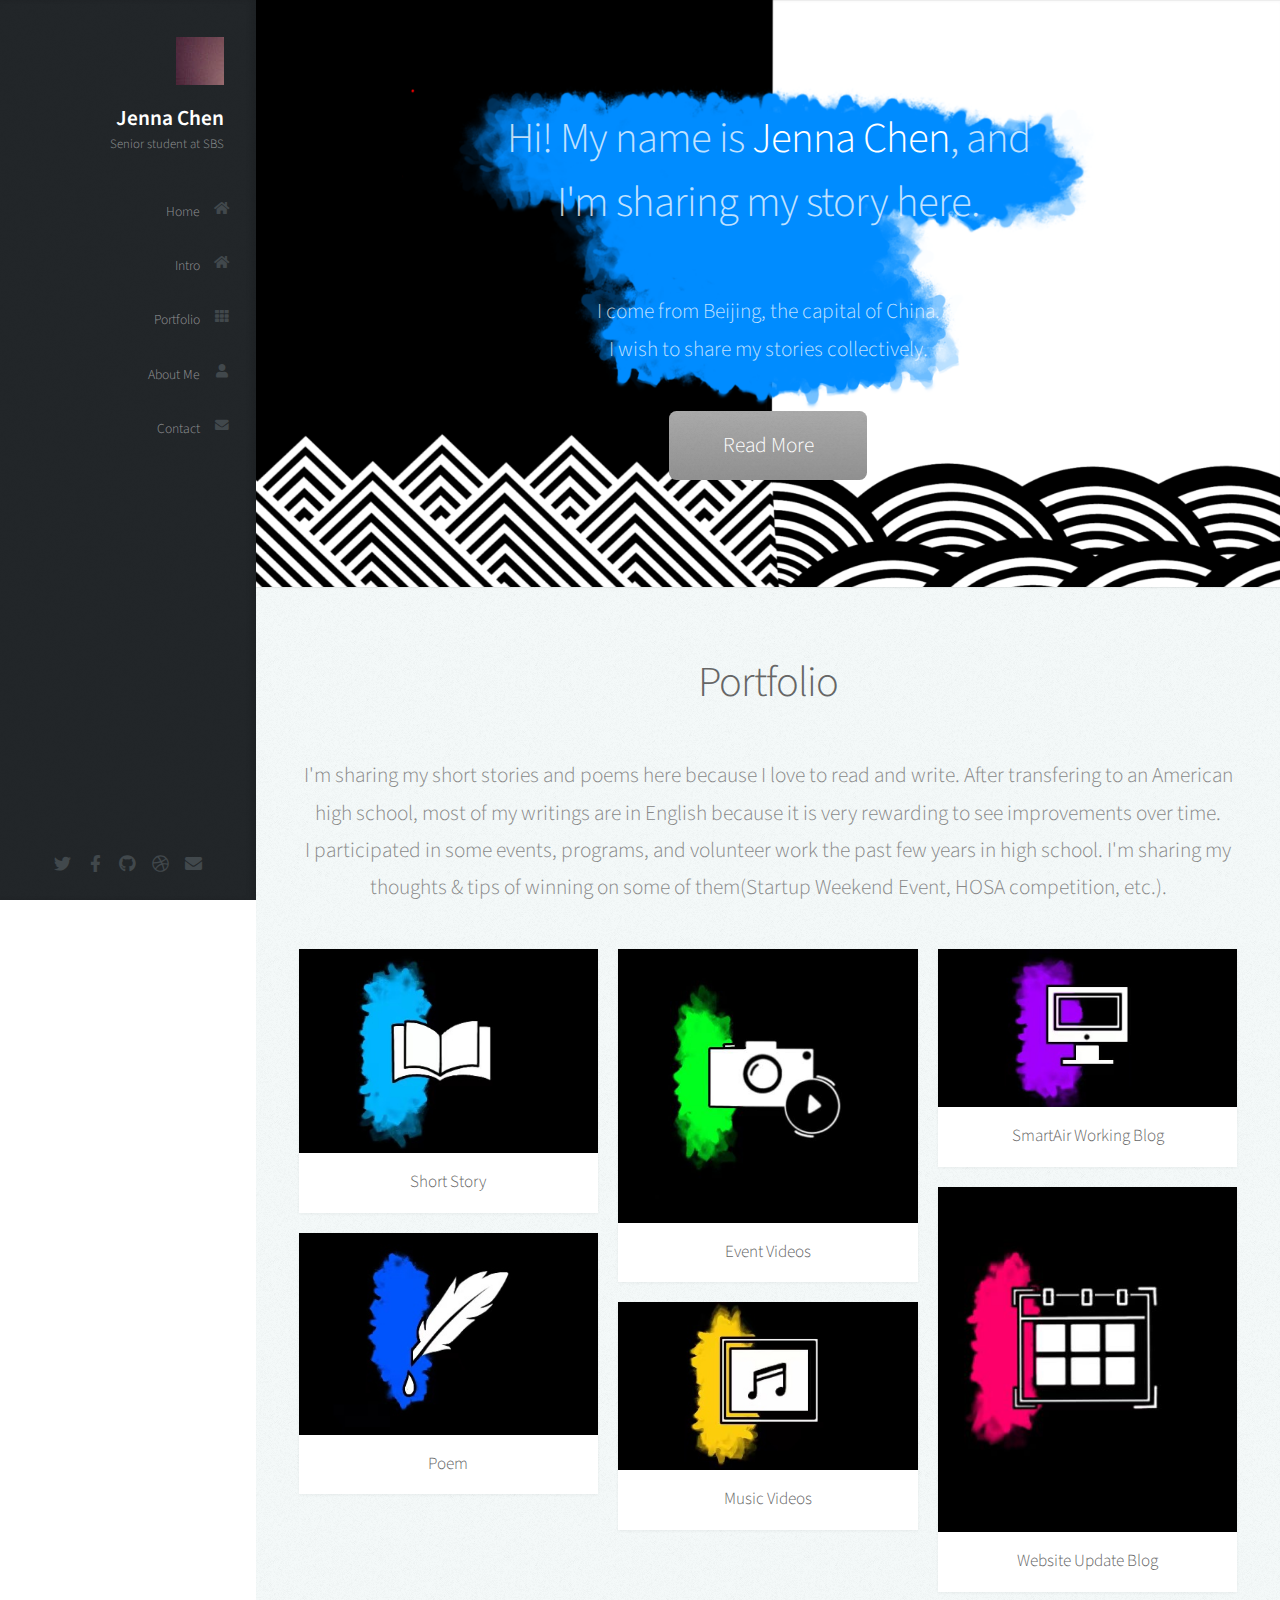
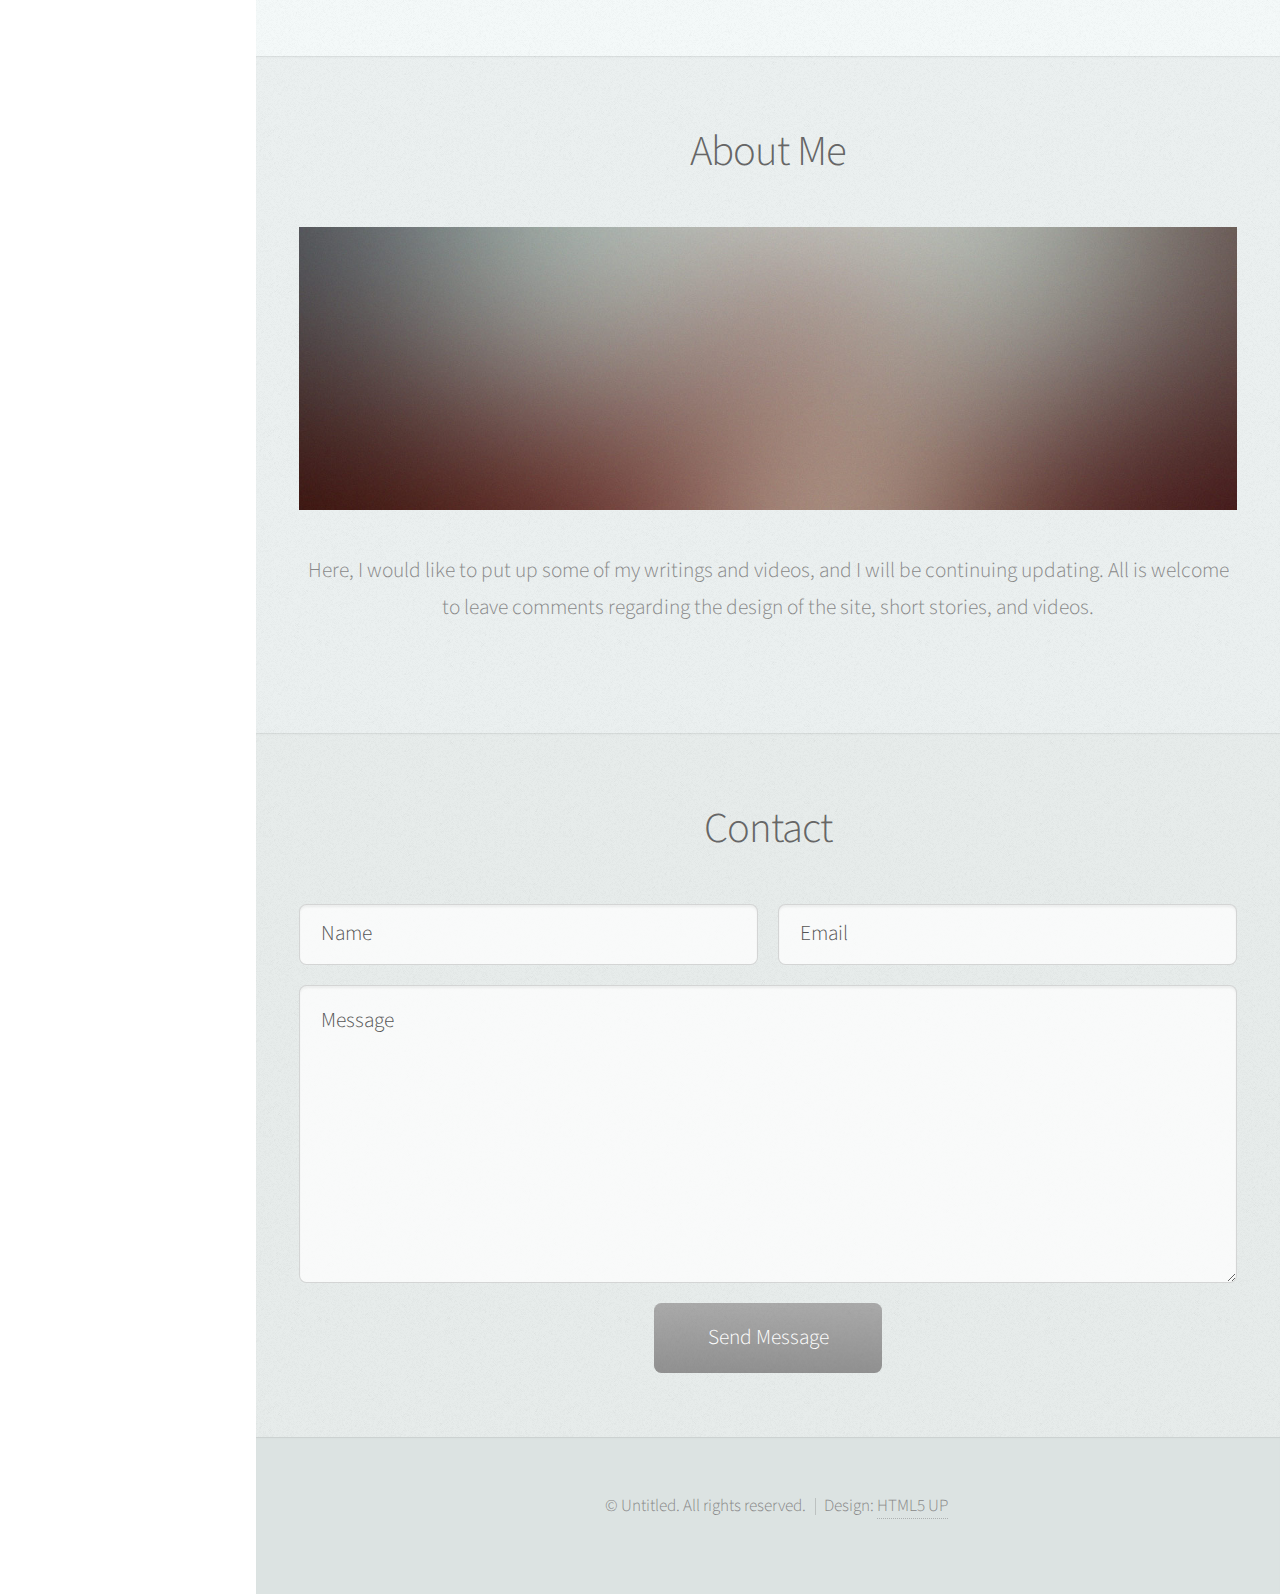
<file: inde.html>
<!DOCTYPE HTML>
<!--
	Prologue by HTML5 UP
	html5up.net | @ajlkn
	Free for personal and commercial use under the CCA 3.0 license (html5up.net/license)
-->
<html>
	<head>
		<title>Prologue by HTML5 UP</title>
		<meta charset="utf-8" />
		<meta name="viewport" content="width=device-width, initial-scale=1, user-scalable=no" />
		<link rel="stylesheet" href="assets/css/main.css" />
        <style>
        .submenu{
    font-size:13pt;
    display:none;
    animation: slidedown 1s 1;
}

@keyframes slidedown{
    from{
       opacity: 0;
    }to{
       opacity: 1;
    }
}
.drop:hover .submenu{
    display:block;
}
        </style>
	</head>
	<body class="is-preload">

		<!-- Header -->
			<div id="header">

				<div class="top">

					<!-- Logo -->
						<div id="logo">
							<span class="image avatar48"><img src="images/avatar.jpg" alt="" /></span>
							<h1 id="title">Jenna Chen</h1>
							<p>Senior student at SBS</p>
						</div>

					<!-- Nav -->
						<nav id="nav">
							<ul>
                                <li><a href="/../../portfolio/index.html" id="top-link"><span class="icon solid fa-home">Home</span></a></li>
								<li><a href="#top" id="top-link"><span class="icon solid fa-home">Intro</span></a></li>
                                <li><div class="drop"><a href="#portfolio" id="portfolio-link"><span class="icon solid fa-th">Portfolio<br>
                                  <div class="submenu">
                                      <a href="ShortStory/shortstory.html">Short Story</a>
                                        <a href="Poem/poem.html">Poem</a>
                                        <a href="EventVideos/eventvideos.html">Event Videos</a>
                                        <a href="index.html">SmartAir Working Blog</a>
                                        <a href="index.html">Music Videos</a>
                                           <a href="index.html">Website Update Blog</a></div>
                                    </span></a></div>
                                </li>
                                
								<li><a href="#about" id="about-link"><span class="icon solid fa-user">About Me</span></a></li>
								<li><a href="#contact" id="contact-link"><span class="icon solid fa-envelope">Contact</span></a></li>
							</ul>
						</nav>

				</div>

				<div class="bottom">

					<!-- Social Icons -->
						<ul class="icons">
							<li><a href="#" class="icon brands fa-twitter"><span class="label">Twitter</span></a></li>
							<li><a href="#" class="icon brands fa-facebook-f"><span class="label">Facebook</span></a></li>
							<li><a href="#" class="icon brands fa-github"><span class="label">Github</span></a></li>
							<li><a href="#" class="icon brands fa-dribbble"><span class="label">Dribbble</span></a></li>
							<li><a href="#" class="icon solid fa-envelope"><span class="label">Email</span></a></li>
						</ul>

				</div>

			</div>

		<!-- Main -->
			<div id="main">
                
				<!-- Intro -->
					<section id="top" class="one dark cover">
						<div class="container">

							<header>
                                <h2 class="alt">Hi! My name is <strong>Jenna Chen</strong>, and <br />
								I'm sharing my story here.</h2>
								<p><br />
								I come from Beijing, the capital of China. <br>I wish to share my stories collectively.</p>
							</header>

							<footer>
								<a href="#portfolio" class="button scrolly">Read More</a>
							</footer>

						</div>
					</section>

				<!-- Portfolio -->
					<section id="portfolio" class="two">
						<div class="container">

							<header>
								<h2>Portfolio</h2>
							</header>

							<p>I'm sharing my short stories and poems here because I love to read and write. After transfering to an American high school, most of my writings are in English because it is very rewarding to see improvements over time. <br>
                            I participated in some events, programs, and volunteer work the past few years in high school. I'm sharing my thoughts & tips of winning on some of them(Startup Weekend Event, HOSA competition, etc.).</p>

							<div class="row">
								<div class="col-4 col-12-mobile">
									<article class="item">
										<a href="ShortStory/shortstory.html" class="image fit"><img src="images/shortstory.jpeg" alt="" /></a>
										<header>
											<h3>Short Story</h3>
										</header>
									</article>
									<article class="item">
										<a href="Poem/poem.html" class="image fit"><img src="images/poem.jpeg" alt="" /></a>
										<header>
											<h3>Poem</h3>
										</header>
									</article>
								</div>
								<div class="col-4 col-12-mobile">
									<article class="item">
										<a href="EventVideos/eventvideos.html" class="image fit"><img src="images/camera.jpeg" alt="" /></a>
										<header>
											<h3>Event Videos</h3>
										</header>
									</article>
									<article class="item">
										<a href="#" class="image fit"><img src="images/music.jpeg" alt="" /></a>
										<header>
											<h3>Music Videos</h3>
										</header>
									</article>
								</div>
								<div class="col-4 col-12-mobile">
									<article class="item">
										<a href="#" class="image fit"><img src="images/smartairblog.jpeg" alt="" /></a>
										<header>
											<h3>SmartAir Working Blog</h3>
										</header>
									</article>
									<article class="item">
										<a href="#" class="image fit"><img src="images/websiteupdateblog.jpeg" alt="" /></a>
										<header>
											<h3>Website Update Blog</h3>
										</header>
									</article>
								</div>
							</div>

						</div>
					</section>

				<!-- About Me -->
					<section id="about" class="three">
						<div class="container">

							<header>
								<h2>About Me</h2>
							</header>

							<a href="#" class="image featured"><img src="images/pic08.jpg" alt="" /></a>

							<p> Here, I would like to put up some of my writings and videos, and I will be continuing updating. All is welcome to leave comments regarding the design of the site, short stories, and videos.</p>

						</div>
					</section>

				<!-- Contact -->
					<section id="contact" class="four">
						<div class="container">

							<header>
								<h2>Contact</h2>
							</header>

							
							<form method="post" action="#">
								<div class="row">
									<div class="col-6 col-12-mobile"><input type="text" name="name" placeholder="Name" /></div>
									<div class="col-6 col-12-mobile"><input type="text" name="email" placeholder="Email" /></div>
									<div class="col-12">
										<textarea name="message" placeholder="Message"></textarea>
									</div>
									<div class="col-12">
										<input type="submit" value="Send Message" />
									</div>
								</div>
							</form>

						</div>
					</section>

			</div>

		<!-- Footer -->
			<div id="footer">

				<!-- Copyright -->
					<ul class="copyright">
						<li>&copy; Untitled. All rights reserved.</li><li>Design: <a href="http://html5up.net">HTML5 UP</a></li>
					</ul>

			</div>

		<!-- Scripts -->
			<script src="assets/js/jquery.min.js"></script>
			<script src="assets/js/jquery.scrolly.min.js"></script>
			<script src="assets/js/jquery.scrollex.min.js"></script>
			<script src="assets/js/browser.min.js"></script>
			<script src="assets/js/breakpoints.min.js"></script>
			<script src="assets/js/util.js"></script>
			<script src="assets/js/main.js"></script>

	</body>
</html>
</file>
<file: assets/css/main.css>
@import url("fontawesome-all.min.css");
@import url("https://fonts.googleapis.com/css?family=Source+Sans+Pro:300,300italic,400,600");

/*
	Prologue by HTML5 UP
	html5up.net | @ajlkn
	Free for personal and commercial use under the CCA 3.0 license (html5up.net/license)
*/

html, body, div, span, applet, object,
iframe, h1, h2, h3, h4, h5, h6, p, blockquote,
pre, a, abbr, acronym, address, big, cite,
code, del, dfn, em, img, ins, kbd, q, s, samp,
small, strike, strong, sub, sup, tt, var, b,
u, i, center, dl, dt, dd, ol, ul, li, fieldset,
form, label, legend, table, caption, tbody,
tfoot, thead, tr, th, td, article, aside,
canvas, details, embed, figure, figcaption,
footer, header, hgroup, menu, nav, output, ruby,
section, summary, time, mark, audio, video {
	margin: 0;
	padding: 0;
	border: 0;
	font-size: 100%;
	font: inherit;
	vertical-align: baseline;}

article, aside, details, figcaption, figure,
footer, header, hgroup, menu, nav, section {
	display: block;}

body {
	line-height: 1;
}

ol, ul {
	list-style: none;
}

blockquote, q {
	quotes: none;
}

	blockquote:before, blockquote:after, q:before, q:after {
		content: '';
		content: none;
	}

table {
	border-collapse: collapse;
	border-spacing: 0;
}

body {
	-webkit-text-size-adjust: none;
}

mark {
	background-color: transparent;
	color: inherit;
}

input::-moz-focus-inner {
	border: 0;
	padding: 0;
}

input, select, textarea {
	-moz-appearance: none;
	-webkit-appearance: none;
	-ms-appearance: none;
	appearance: none;
}

/* Basic */

	html {
		box-sizing: border-box;
	}

	*, *:before, *:after {
		box-sizing: inherit;
	}

	body {
		background: #fff;
		font-family: 'Source Sans Pro', sans-serif;
		font-size: 19pt;
		font-weight: 300;
		line-height: 1.75em;
		color: #888;
	}

		body.is-preload *, body.is-preload *:before, body.is-preload *:after {
			-moz-animation: none !important;
			-webkit-animation: none !important;
			-ms-animation: none !important;
			animation: none !important;
			-moz-transition: none !important;
			-webkit-transition: none !important;
			-ms-transition: none !important;
			transition: none !important;
		}

	input, textarea, select {
		font-family: 'Source Sans Pro', sans-serif;
		font-size: 19pt;
		font-weight: 300;
		line-height: 1.75em;
		color: #888;
	}

	h1, h2, h3, h4, h5, h6 {
		font-weight: 300;
		color: #666;
		line-height: 1.5em;
	}

	h1 a, h2 a, h3 a, h4 a, h5 a, h6 a {
		color: inherit;
		text-decoration: none;
	}

		h1 a strong, h2 a strong, h3 a strong, h4 a strong, h5 a strong, h6 a strong {
			color: #333;
		}

	h2 {
		font-size: 2em;
		letter-spacing: -1px;
	}

		h2.alt {
			color: #888;
		}

			h2.alt strong {
				color: #666;
			}

	h3 {
		font-size: 1.5em;
	}

	header {
		margin: 0 0 2em 0;
	}

		header > p {
			margin: 1em 0 0 0;
		}

	footer {
		margin: 2em 0 0 0;
	}

	strong, b {
		font-weight: 300;
		color: #666;
	}

	em, i {
		font-style: italic;
	}

	a {
		text-decoration: none;
		color: inherit;
		border-bottom: dotted 1px rgba(128, 128, 128, 0.5);
		-moz-transition: color 0.35s ease-in-out, border-bottom-color 0.35s ease-in-out;
		-webkit-transition: color 0.35s ease-in-out, border-bottom-color 0.35s ease-in-out;
		-ms-transition: color 0.35s ease-in-out, border-bottom-color 0.35s ease-in-out;
		transition: color 0.35s ease-in-out, border-bottom-color 0.35s ease-in-out;
		outline: 0;
	}

		a:hover {
			color: #E27689;
			border-bottom-color: rgba(255, 255, 255, 0);
		}

	sub {
		position: relative;
		top: 0.5em;
		font-size: 0.8em;
	}

	sup {
		position: relative;
		top: -0.5em;
		font-size: 0.8em;
	}

	hr {
		border: 0;
		border-top: solid 1px #ddd;
	}

	blockquote {
		border-left: solid 0.5em #ddd;
		padding: 1em 0 1em 2em;
		font-style: italic;
	}

	p, ul, ol, dl, table {
		margin-bottom: 2em;
	}

	br.clear {
		clear: both;
	}


/* Container */

	.container {
		margin: 0 auto;
		max-width: 100%;
		width: 1400px;
	}

		@media screen and (min-width: 961px) and (max-width: 1880px) {

			.container {
				width: 1200px;
			}

		}

		@media screen and (min-width: 961px) and (max-width: 1620px) {

			.container {
				width: 960px;
			}

		}

		@media screen and (min-width: 961px) and (max-width: 1320px) {

			.container {
				width: 100%;
			}

		}

		@media screen and (max-width: 960px) {

			.container {
				width: 100%;
			}

		}

		@media screen and (max-width: 736px) {

			.container {
				width: 100%;
			}

		}

/* Row */

	.row {
		display: flex;
		flex-wrap: wrap;
		box-sizing: border-box;
		align-items: stretch;
	}

		.row > * {
			box-sizing: border-box;
		}

		.row.gtr-uniform > * > :last-child {
			margin-bottom: 0;
		}

		.row.aln-left {
			justify-content: flex-start;
		}

		.row.aln-center {
			justify-content: center;
		}

		.row.aln-right {
			justify-content: flex-end;
		}

		.row.aln-top {
			align-items: flex-start;
		}

		.row.aln-middle {
			align-items: center;
		}

		.row.aln-bottom {
			align-items: flex-end;
		}

		.row > .imp {
			order: -1;
		}

		.row > .col-1 {
			width: 8.33333%;
		}

		.row > .off-1 {
			margin-left: 8.33333%;
		}

		.row > .col-2 {
			width: 16.66667%;
		}

		.row > .off-2 {
			margin-left: 16.66667%;
		}

		.row > .col-3 {
			width: 25%;
		}

		.row > .off-3 {
			margin-left: 25%;
		}

		.row > .col-4 {
			width: 33.33333%;
		}

		.row > .off-4 {
			margin-left: 33.33333%;
		}

		.row > .col-5 {
			width: 41.66667%;
		}

		.row > .off-5 {
			margin-left: 41.66667%;
		}

		.row > .col-6 {
			width: 50%;
		}

		.row > .off-6 {
			margin-left: 50%;
		}

		.row > .col-7 {
			width: 58.33333%;
		}

		.row > .off-7 {
			margin-left: 58.33333%;
		}

		.row > .col-8 {
			width: 66.66667%;
		}

		.row > .off-8 {
			margin-left: 66.66667%;
		}

		.row > .col-9 {
			width: 75%;
		}

		.row > .off-9 {
			margin-left: 75%;
		}

		.row > .col-10 {
			width: 83.33333%;
		}

		.row > .off-10 {
			margin-left: 83.33333%;
		}

		.row > .col-11 {
			width: 91.66667%;
		}

		.row > .off-11 {
			margin-left: 91.66667%;
		}

		.row > .col-12 {
			width: 100%;
		}

		.row > .off-12 {
			margin-left: 100%;
		}

		.row.gtr-0 {
			margin-top: 0px;
			margin-left: 0px;
		}

			.row.gtr-0 > * {
				padding: 0px 0 0 0px;
			}

			.row.gtr-0.gtr-uniform {
				margin-top: 0px;
			}

				.row.gtr-0.gtr-uniform > * {
					padding-top: 0px;
				}

		.row.gtr-25 {
			margin-top: -10px;
			margin-left: -10px;
		}

			.row.gtr-25 > * {
				padding: 10px 0 0 10px;
			}

			.row.gtr-25.gtr-uniform {
				margin-top: -10px;
			}

				.row.gtr-25.gtr-uniform > * {
					padding-top: 10px;
				}

		.row.gtr-50 {
			margin-top: -20px;
			margin-left: -20px;
		}

			.row.gtr-50 > * {
				padding: 20px 0 0 20px;
			}

			.row.gtr-50.gtr-uniform {
				margin-top: -20px;
			}

				.row.gtr-50.gtr-uniform > * {
					padding-top: 20px;
				}

		.row {
			margin-top: -40px;
			margin-left: -40px;
		}

			.row > * {
				padding: 40px 0 0 40px;
			}

			.row.gtr-uniform {
				margin-top: -40px;
			}

				.row.gtr-uniform > * {
					padding-top: 40px;
				}

		.row.gtr-150 {
			margin-top: -60px;
			margin-left: -60px;
		}

			.row.gtr-150 > * {
				padding: 60px 0 0 60px;
			}

			.row.gtr-150.gtr-uniform {
				margin-top: -60px;
			}

				.row.gtr-150.gtr-uniform > * {
					padding-top: 60px;
				}

		.row.gtr-200 {
			margin-top: -80px;
			margin-left: -80px;
		}

			.row.gtr-200 > * {
				padding: 80px 0 0 80px;
			}

			.row.gtr-200.gtr-uniform {
				margin-top: -80px;
			}

				.row.gtr-200.gtr-uniform > * {
					padding-top: 80px;
				}

		@media screen and (min-width: 961px) and (max-width: 1880px) {

			.row {
				display: flex;
				flex-wrap: wrap;
				box-sizing: border-box;
				align-items: stretch;
			}

				.row > * {
					box-sizing: border-box;
				}

				.row.gtr-uniform > * > :last-child {
					margin-bottom: 0;
				}

				.row.aln-left {
					justify-content: flex-start;
				}

				.row.aln-center {
					justify-content: center;
				}

				.row.aln-right {
					justify-content: flex-end;
				}

				.row.aln-top {
					align-items: flex-start;
				}

				.row.aln-middle {
					align-items: center;
				}

				.row.aln-bottom {
					align-items: flex-end;
				}

				.row > .imp-wide {
					order: -1;
				}

				.row > .col-1-wide {
					width: 8.33333%;
				}

				.row > .off-1-wide {
					margin-left: 8.33333%;
				}

				.row > .col-2-wide {
					width: 16.66667%;
				}

				.row > .off-2-wide {
					margin-left: 16.66667%;
				}

				.row > .col-3-wide {
					width: 25%;
				}

				.row > .off-3-wide {
					margin-left: 25%;
				}

				.row > .col-4-wide {
					width: 33.33333%;
				}

				.row > .off-4-wide {
					margin-left: 33.33333%;
				}

				.row > .col-5-wide {
					width: 41.66667%;
				}

				.row > .off-5-wide {
					margin-left: 41.66667%;
				}

				.row > .col-6-wide {
					width: 50%;
				}

				.row > .off-6-wide {
					margin-left: 50%;
				}

				.row > .col-7-wide {
					width: 58.33333%;
				}

				.row > .off-7-wide {
					margin-left: 58.33333%;
				}

				.row > .col-8-wide {
					width: 66.66667%;
				}

				.row > .off-8-wide {
					margin-left: 66.66667%;
				}

				.row > .col-9-wide {
					width: 75%;
				}

				.row > .off-9-wide {
					margin-left: 75%;
				}

				.row > .col-10-wide {
					width: 83.33333%;
				}

				.row > .off-10-wide {
					margin-left: 83.33333%;
				}

				.row > .col-11-wide {
					width: 91.66667%;
				}

				.row > .off-11-wide {
					margin-left: 91.66667%;
				}

				.row > .col-12-wide {
					width: 100%;
				}

				.row > .off-12-wide {
					margin-left: 100%;
				}

				.row.gtr-0 {
					margin-top: 0px;
					margin-left: 0px;
				}

					.row.gtr-0 > * {
						padding: 0px 0 0 0px;
					}

					.row.gtr-0.gtr-uniform {
						margin-top: 0px;
					}

						.row.gtr-0.gtr-uniform > * {
							padding-top: 0px;
						}

				.row.gtr-25 {
					margin-top: -10px;
					margin-left: -10px;
				}

					.row.gtr-25 > * {
						padding: 10px 0 0 10px;
					}

					.row.gtr-25.gtr-uniform {
						margin-top: -10px;
					}

						.row.gtr-25.gtr-uniform > * {
							padding-top: 10px;
						}

				.row.gtr-50 {
					margin-top: -20px;
					margin-left: -20px;
				}

					.row.gtr-50 > * {
						padding: 20px 0 0 20px;
					}

					.row.gtr-50.gtr-uniform {
						margin-top: -20px;
					}

						.row.gtr-50.gtr-uniform > * {
							padding-top: 20px;
						}

				.row {
					margin-top: -40px;
					margin-left: -40px;
				}

					.row > * {
						padding: 40px 0 0 40px;
					}

					.row.gtr-uniform {
						margin-top: -40px;
					}

						.row.gtr-uniform > * {
							padding-top: 40px;
						}

				.row.gtr-150 {
					margin-top: -60px;
					margin-left: -60px;
				}

					.row.gtr-150 > * {
						padding: 60px 0 0 60px;
					}

					.row.gtr-150.gtr-uniform {
						margin-top: -60px;
					}

						.row.gtr-150.gtr-uniform > * {
							padding-top: 60px;
						}

				.row.gtr-200 {
					margin-top: -80px;
					margin-left: -80px;
				}

					.row.gtr-200 > * {
						padding: 80px 0 0 80px;
					}

					.row.gtr-200.gtr-uniform {
						margin-top: -80px;
					}

						.row.gtr-200.gtr-uniform > * {
							padding-top: 80px;
						}

		}

		@media screen and (min-width: 961px) and (max-width: 1620px) {

			.row {
				display: flex;
				flex-wrap: wrap;
				box-sizing: border-box;
				align-items: stretch;
			}

				.row > * {
					box-sizing: border-box;
				}

				.row.gtr-uniform > * > :last-child {
					margin-bottom: 0;
				}

				.row.aln-left {
					justify-content: flex-start;
				}

				.row.aln-center {
					justify-content: center;
				}

				.row.aln-right {
					justify-content: flex-end;
				}

				.row.aln-top {
					align-items: flex-start;
				}

				.row.aln-middle {
					align-items: center;
				}

				.row.aln-bottom {
					align-items: flex-end;
				}

				.row > .imp-normal {
					order: -1;
				}

				.row > .col-1-normal {
					width: 8.33333%;
				}

				.row > .off-1-normal {
					margin-left: 8.33333%;
				}

				.row > .col-2-normal {
					width: 16.66667%;
				}

				.row > .off-2-normal {
					margin-left: 16.66667%;
				}

				.row > .col-3-normal {
					width: 25%;
				}

				.row > .off-3-normal {
					margin-left: 25%;
				}

				.row > .col-4-normal {
					width: 33.33333%;
				}

				.row > .off-4-normal {
					margin-left: 33.33333%;
				}

				.row > .col-5-normal {
					width: 41.66667%;
				}

				.row > .off-5-normal {
					margin-left: 41.66667%;
				}

				.row > .col-6-normal {
					width: 50%;
				}

				.row > .off-6-normal {
					margin-left: 50%;
				}

				.row > .col-7-normal {
					width: 58.33333%;
				}

				.row > .off-7-normal {
					margin-left: 58.33333%;
				}

				.row > .col-8-normal {
					width: 66.66667%;
				}

				.row > .off-8-normal {
					margin-left: 66.66667%;
				}

				.row > .col-9-normal {
					width: 75%;
				}

				.row > .off-9-normal {
					margin-left: 75%;
				}

				.row > .col-10-normal {
					width: 83.33333%;
				}

				.row > .off-10-normal {
					margin-left: 83.33333%;
				}

				.row > .col-11-normal {
					width: 91.66667%;
				}

				.row > .off-11-normal {
					margin-left: 91.66667%;
				}

				.row > .col-12-normal {
					width: 100%;
				}

				.row > .off-12-normal {
					margin-left: 100%;
				}

				.row.gtr-0 {
					margin-top: 0px;
					margin-left: 0px;
				}

					.row.gtr-0 > * {
						padding: 0px 0 0 0px;
					}

					.row.gtr-0.gtr-uniform {
						margin-top: 0px;
					}

						.row.gtr-0.gtr-uniform > * {
							padding-top: 0px;
						}

				.row.gtr-25 {
					margin-top: -10px;
					margin-left: -10px;
				}

					.row.gtr-25 > * {
						padding: 10px 0 0 10px;
					}

					.row.gtr-25.gtr-uniform {
						margin-top: -10px;
					}

						.row.gtr-25.gtr-uniform > * {
							padding-top: 10px;
						}

				.row.gtr-50 {
					margin-top: -20px;
					margin-left: -20px;
				}

					.row.gtr-50 > * {
						padding: 20px 0 0 20px;
					}

					.row.gtr-50.gtr-uniform {
						margin-top: -20px;
					}

						.row.gtr-50.gtr-uniform > * {
							padding-top: 20px;
						}

				.row {
					margin-top: -40px;
					margin-left: -40px;
				}

					.row > * {
						padding: 40px 0 0 40px;
					}

					.row.gtr-uniform {
						margin-top: -40px;
					}

						.row.gtr-uniform > * {
							padding-top: 40px;
						}

				.row.gtr-150 {
					margin-top: -60px;
					margin-left: -60px;
				}

					.row.gtr-150 > * {
						padding: 60px 0 0 60px;
					}

					.row.gtr-150.gtr-uniform {
						margin-top: -60px;
					}

						.row.gtr-150.gtr-uniform > * {
							padding-top: 60px;
						}

				.row.gtr-200 {
					margin-top: -80px;
					margin-left: -80px;
				}

					.row.gtr-200 > * {
						padding: 80px 0 0 80px;
					}

					.row.gtr-200.gtr-uniform {
						margin-top: -80px;
					}

						.row.gtr-200.gtr-uniform > * {
							padding-top: 80px;
						}

		}

		@media screen and (min-width: 961px) and (max-width: 1320px) {

			.row {
				display: flex;
				flex-wrap: wrap;
				box-sizing: border-box;
				align-items: stretch;
			}

				.row > * {
					box-sizing: border-box;
				}

				.row.gtr-uniform > * > :last-child {
					margin-bottom: 0;
				}

				.row.aln-left {
					justify-content: flex-start;
				}

				.row.aln-center {
					justify-content: center;
				}

				.row.aln-right {
					justify-content: flex-end;
				}

				.row.aln-top {
					align-items: flex-start;
				}

				.row.aln-middle {
					align-items: center;
				}

				.row.aln-bottom {
					align-items: flex-end;
				}

				.row > .imp-narrow {
					order: -1;
				}

				.row > .col-1-narrow {
					width: 8.33333%;
				}

				.row > .off-1-narrow {
					margin-left: 8.33333%;
				}

				.row > .col-2-narrow {
					width: 16.66667%;
				}

				.row > .off-2-narrow {
					margin-left: 16.66667%;
				}

				.row > .col-3-narrow {
					width: 25%;
				}

				.row > .off-3-narrow {
					margin-left: 25%;
				}

				.row > .col-4-narrow {
					width: 33.33333%;
				}

				.row > .off-4-narrow {
					margin-left: 33.33333%;
				}

				.row > .col-5-narrow {
					width: 41.66667%;
				}

				.row > .off-5-narrow {
					margin-left: 41.66667%;
				}

				.row > .col-6-narrow {
					width: 50%;
				}

				.row > .off-6-narrow {
					margin-left: 50%;
				}

				.row > .col-7-narrow {
					width: 58.33333%;
				}

				.row > .off-7-narrow {
					margin-left: 58.33333%;
				}

				.row > .col-8-narrow {
					width: 66.66667%;
				}

				.row > .off-8-narrow {
					margin-left: 66.66667%;
				}

				.row > .col-9-narrow {
					width: 75%;
				}

				.row > .off-9-narrow {
					margin-left: 75%;
				}

				.row > .col-10-narrow {
					width: 83.33333%;
				}

				.row > .off-10-narrow {
					margin-left: 83.33333%;
				}

				.row > .col-11-narrow {
					width: 91.66667%;
				}

				.row > .off-11-narrow {
					margin-left: 91.66667%;
				}

				.row > .col-12-narrow {
					width: 100%;
				}

				.row > .off-12-narrow {
					margin-left: 100%;
				}

				.row.gtr-0 {
					margin-top: 0px;
					margin-left: 0px;
				}

					.row.gtr-0 > * {
						padding: 0px 0 0 0px;
					}

					.row.gtr-0.gtr-uniform {
						margin-top: 0px;
					}

						.row.gtr-0.gtr-uniform > * {
							padding-top: 0px;
						}

				.row.gtr-25 {
					margin-top: -5px;
					margin-left: -5px;
				}

					.row.gtr-25 > * {
						padding: 5px 0 0 5px;
					}

					.row.gtr-25.gtr-uniform {
						margin-top: -5px;
					}

						.row.gtr-25.gtr-uniform > * {
							padding-top: 5px;
						}

				.row.gtr-50 {
					margin-top: -10px;
					margin-left: -10px;
				}

					.row.gtr-50 > * {
						padding: 10px 0 0 10px;
					}

					.row.gtr-50.gtr-uniform {
						margin-top: -10px;
					}

						.row.gtr-50.gtr-uniform > * {
							padding-top: 10px;
						}

				.row {
					margin-top: -20px;
					margin-left: -20px;
				}

					.row > * {
						padding: 20px 0 0 20px;
					}

					.row.gtr-uniform {
						margin-top: -20px;
					}

						.row.gtr-uniform > * {
							padding-top: 20px;
						}

				.row.gtr-150 {
					margin-top: -30px;
					margin-left: -30px;
				}

					.row.gtr-150 > * {
						padding: 30px 0 0 30px;
					}

					.row.gtr-150.gtr-uniform {
						margin-top: -30px;
					}

						.row.gtr-150.gtr-uniform > * {
							padding-top: 30px;
						}

				.row.gtr-200 {
					margin-top: -40px;
					margin-left: -40px;
				}

					.row.gtr-200 > * {
						padding: 40px 0 0 40px;
					}

					.row.gtr-200.gtr-uniform {
						margin-top: -40px;
					}

						.row.gtr-200.gtr-uniform > * {
							padding-top: 40px;
						}

		}

		@media screen and (max-width: 960px) {

			.row {
				display: flex;
				flex-wrap: wrap;
				box-sizing: border-box;
				align-items: stretch;
			}

				.row > * {
					box-sizing: border-box;
				}

				.row.gtr-uniform > * > :last-child {
					margin-bottom: 0;
				}

				.row.aln-left {
					justify-content: flex-start;
				}

				.row.aln-center {
					justify-content: center;
				}

				.row.aln-right {
					justify-content: flex-end;
				}

				.row.aln-top {
					align-items: flex-start;
				}

				.row.aln-middle {
					align-items: center;
				}

				.row.aln-bottom {
					align-items: flex-end;
				}

				.row > .imp-narrower {
					order: -1;
				}

				.row > .col-1-narrower {
					width: 8.33333%;
				}

				.row > .off-1-narrower {
					margin-left: 8.33333%;
				}

				.row > .col-2-narrower {
					width: 16.66667%;
				}

				.row > .off-2-narrower {
					margin-left: 16.66667%;
				}

				.row > .col-3-narrower {
					width: 25%;
				}

				.row > .off-3-narrower {
					margin-left: 25%;
				}

				.row > .col-4-narrower {
					width: 33.33333%;
				}

				.row > .off-4-narrower {
					margin-left: 33.33333%;
				}

				.row > .col-5-narrower {
					width: 41.66667%;
				}

				.row > .off-5-narrower {
					margin-left: 41.66667%;
				}

				.row > .col-6-narrower {
					width: 50%;
				}

				.row > .off-6-narrower {
					margin-left: 50%;
				}

				.row > .col-7-narrower {
					width: 58.33333%;
				}

				.row > .off-7-narrower {
					margin-left: 58.33333%;
				}

				.row > .col-8-narrower {
					width: 66.66667%;
				}

				.row > .off-8-narrower {
					margin-left: 66.66667%;
				}

				.row > .col-9-narrower {
					width: 75%;
				}

				.row > .off-9-narrower {
					margin-left: 75%;
				}

				.row > .col-10-narrower {
					width: 83.33333%;
				}

				.row > .off-10-narrower {
					margin-left: 83.33333%;
				}

				.row > .col-11-narrower {
					width: 91.66667%;
				}

				.row > .off-11-narrower {
					margin-left: 91.66667%;
				}

				.row > .col-12-narrower {
					width: 100%;
				}

				.row > .off-12-narrower {
					margin-left: 100%;
				}

				.row.gtr-0 {
					margin-top: 0px;
					margin-left: 0px;
				}

					.row.gtr-0 > * {
						padding: 0px 0 0 0px;
					}

					.row.gtr-0.gtr-uniform {
						margin-top: 0px;
					}

						.row.gtr-0.gtr-uniform > * {
							padding-top: 0px;
						}

				.row.gtr-25 {
					margin-top: -5px;
					margin-left: -5px;
				}

					.row.gtr-25 > * {
						padding: 5px 0 0 5px;
					}

					.row.gtr-25.gtr-uniform {
						margin-top: -5px;
					}

						.row.gtr-25.gtr-uniform > * {
							padding-top: 5px;
						}

				.row.gtr-50 {
					margin-top: -10px;
					margin-left: -10px;
				}

					.row.gtr-50 > * {
						padding: 10px 0 0 10px;
					}

					.row.gtr-50.gtr-uniform {
						margin-top: -10px;
					}

						.row.gtr-50.gtr-uniform > * {
							padding-top: 10px;
						}

				.row {
					margin-top: -20px;
					margin-left: -20px;
				}

					.row > * {
						padding: 20px 0 0 20px;
					}

					.row.gtr-uniform {
						margin-top: -20px;
					}

						.row.gtr-uniform > * {
							padding-top: 20px;
						}

				.row.gtr-150 {
					margin-top: -30px;
					margin-left: -30px;
				}

					.row.gtr-150 > * {
						padding: 30px 0 0 30px;
					}

					.row.gtr-150.gtr-uniform {
						margin-top: -30px;
					}

						.row.gtr-150.gtr-uniform > * {
							padding-top: 30px;
						}

				.row.gtr-200 {
					margin-top: -40px;
					margin-left: -40px;
				}

					.row.gtr-200 > * {
						padding: 40px 0 0 40px;
					}

					.row.gtr-200.gtr-uniform {
						margin-top: -40px;
					}

						.row.gtr-200.gtr-uniform > * {
							padding-top: 40px;
						}

		}

		@media screen and (max-width: 736px) {

			.row {
				display: flex;
				flex-wrap: wrap;
				box-sizing: border-box;
				align-items: stretch;
			}

				.row > * {
					box-sizing: border-box;
				}

				.row.gtr-uniform > * > :last-child {
					margin-bottom: 0;
				}

				.row.aln-left {
					justify-content: flex-start;
				}

				.row.aln-center {
					justify-content: center;
				}

				.row.aln-right {
					justify-content: flex-end;
				}

				.row.aln-top {
					align-items: flex-start;
				}

				.row.aln-middle {
					align-items: center;
				}

				.row.aln-bottom {
					align-items: flex-end;
				}

				.row > .imp-mobile {
					order: -1;
				}

				.row > .col-1-mobile {
					width: 8.33333%;
				}

				.row > .off-1-mobile {
					margin-left: 8.33333%;
				}

				.row > .col-2-mobile {
					width: 16.66667%;
				}

				.row > .off-2-mobile {
					margin-left: 16.66667%;
				}

				.row > .col-3-mobile {
					width: 25%;
				}

				.row > .off-3-mobile {
					margin-left: 25%;
				}

				.row > .col-4-mobile {
					width: 33.33333%;
				}

				.row > .off-4-mobile {
					margin-left: 33.33333%;
				}

				.row > .col-5-mobile {
					width: 41.66667%;
				}

				.row > .off-5-mobile {
					margin-left: 41.66667%;
				}

				.row > .col-6-mobile {
					width: 50%;
				}

				.row > .off-6-mobile {
					margin-left: 50%;
				}

				.row > .col-7-mobile {
					width: 58.33333%;
				}

				.row > .off-7-mobile {
					margin-left: 58.33333%;
				}

				.row > .col-8-mobile {
					width: 66.66667%;
				}

				.row > .off-8-mobile {
					margin-left: 66.66667%;
				}

				.row > .col-9-mobile {
					width: 75%;
				}

				.row > .off-9-mobile {
					margin-left: 75%;
				}

				.row > .col-10-mobile {
					width: 83.33333%;
				}

				.row > .off-10-mobile {
					margin-left: 83.33333%;
				}

				.row > .col-11-mobile {
					width: 91.66667%;
				}

				.row > .off-11-mobile {
					margin-left: 91.66667%;
				}

				.row > .col-12-mobile {
					width: 100%;
				}

				.row > .off-12-mobile {
					margin-left: 100%;
				}

				.row.gtr-0 {
					margin-top: 0px;
					margin-left: 0px;
				}

					.row.gtr-0 > * {
						padding: 0px 0 0 0px;
					}

					.row.gtr-0.gtr-uniform {
						margin-top: 0px;
					}

						.row.gtr-0.gtr-uniform > * {
							padding-top: 0px;
						}

				.row.gtr-25 {
					margin-top: -5px;
					margin-left: -5px;
				}

					.row.gtr-25 > * {
						padding: 5px 0 0 5px;
					}

					.row.gtr-25.gtr-uniform {
						margin-top: -5px;
					}

						.row.gtr-25.gtr-uniform > * {
							padding-top: 5px;
						}

				.row.gtr-50 {
					margin-top: -10px;
					margin-left: -10px;
				}

					.row.gtr-50 > * {
						padding: 10px 0 0 10px;
					}

					.row.gtr-50.gtr-uniform {
						margin-top: -10px;
					}

						.row.gtr-50.gtr-uniform > * {
							padding-top: 10px;
						}

				.row {
					margin-top: -20px;
					margin-left: -20px;
				}

					.row > * {
						padding: 20px 0 0 20px;
					}

					.row.gtr-uniform {
						margin-top: -20px;
					}

						.row.gtr-uniform > * {
							padding-top: 20px;
						}

				.row.gtr-150 {
					margin-top: -30px;
					margin-left: -30px;
				}

					.row.gtr-150 > * {
						padding: 30px 0 0 30px;
					}

					.row.gtr-150.gtr-uniform {
						margin-top: -30px;
					}

						.row.gtr-150.gtr-uniform > * {
							padding-top: 30px;
						}

				.row.gtr-200 {
					margin-top: -40px;
					margin-left: -40px;
				}

					.row.gtr-200 > * {
						padding: 40px 0 0 40px;
					}

					.row.gtr-200.gtr-uniform {
						margin-top: -40px;
					}

						.row.gtr-200.gtr-uniform > * {
							padding-top: 40px;
						}

		}

/* Sections/Article */

	section, article {
		margin-bottom: 3em;
	}

		section > :last-child,
		section > .container, section:last-child, article > :last-child,
		article > .container, article:last-child {
			margin-bottom: 0;
		}

		.row > section, .row > article {
			margin-bottom: 0;
		}

/* Image */

	.image {
		display: inline-block;
		border: 0;
	}

		.image img {
			display: block;
			width: 100%;
		}

		.image.avatar48 {
			width: 48px;
			height: 48px;
			background: #f00;
		}

			.image.avatar48 img {
				width: 48px;
				height: 48px;
			}

		.image.fit {
			display: block;
			width: 100%;
		}

		.image.featured {
			display: block;
			width: 100%;
			margin: 0 0 2em 0;
		}

		.image.left {
			float: left;
			margin: 0 2em 2em 0;
		}

		.image.centered {
			display: block;
			margin: 0 0 2em 0;
		}

			.image.centered img {
				margin: 0 auto;
				width: auto;
			}

/* List */

	ul {
		list-style: disc;
		padding-left: 1em;
	}

		ul li {
			padding-left: 0.5em;
		}

	ol {
		list-style: decimal;
		padding-left: 1.25em;
	}

		ol li {
			padding-left: 0.25em;
		}

/* Icons */

	ul.icons {
		cursor: default;
		list-style: none;
		padding-left: 0;
	}

		ul.icons li {
			display: inline-block;
			padding-left: 0;
		}

		ul.icons a {
			display: inline-block;
			width: 2em;
			height: 2em;
			line-height: 2em;
			text-align: center;
			border: 0;
		}

/* Form */

	form label {
		display: block;
		text-align: left;
		margin-bottom: 0.5em;
	}

	form input[type="text"],
	form input[type="email"],
	form input[type="password"],
	form select,
	form textarea {
		position: relative;
		-webkit-appearance: none;
		display: block;
		border: 0;
		outline: 0;
		background: #fff;
		background: rgba(255, 255, 255, 0.75);
		width: 100%;
		border-radius: 0.35em;
		padding: 0.75em 1em 0.75em 1em;
		box-shadow: inset 0 0.1em 0.1em 0 rgba(0, 0, 0, 0.05);
		border: solid 1px rgba(0, 0, 0, 0.15);
		-moz-transition: all 0.35s ease-in-out;
		-webkit-transition: all 0.35s ease-in-out;
		-ms-transition: all 0.35s ease-in-out;
		transition: all 0.35s ease-in-out;
	}

		form input[type="text"]:focus,
		form input[type="email"]:focus,
		form input[type="password"]:focus,
		form select:focus,
		form textarea:focus {
			box-shadow: 0 0 2px 1px #8ebebc;
			background: #fff;
		}

	form input[type="text"],
	form input[type="email"],
	form input[type="password"],
	form select {
		line-height: 1.25em;
	}

	form textarea {
		min-height: 14em;
	}

	form ::-webkit-input-placeholder {
		color: #555 !important;
	}

	form :-moz-placeholder {
		color: #555 !important;
	}

	form ::-moz-placeholder {
		color: #555 !important;
	}

	form :-ms-input-placeholder {
		color: #555 !important;
	}

	form ::-moz-focus-inner {
		border: 0;
	}

/* Table */

	table {
		width: 100%;
		text-align: left;
	}

		table tbody tr:nth-child(2n+2) {
			background: #f4f4f4;
		}

		table td {
			padding: 0.5em 1em 0.5em 1em;
		}

		table th {
			text-align: left;
			padding: 0.5em 1em 0.5em 1em;
			color: #fff;
			background: #222729 url("images/overlay.png");
		}

		table thead {
			background: #444;
			color: #fff;
		}

		table tfoot {
			background: #eee;
		}

/* Button */

	input[type="button"],
	input[type="submit"],
	input[type="reset"],
	button,
	.button {
		position: relative;
		display: inline-block;
		border-radius: 0.35em;
		color: #fff !important;
		text-decoration: none;
		padding: 0.75em 2.5em 0.75em 2.5em;
		background-color: #ababab;
		border: 0;
		cursor: pointer;
		background-image: -moz-linear-gradient(top, rgba(0, 0, 0, 0), rgba(0, 0, 0, 0.15)), url("images/overlay.png");
		background-image: -webkit-linear-gradient(top, rgba(0, 0, 0, 0), rgba(0, 0, 0, 0.15)), url("images/overlay.png");
		background-image: -ms-linear-gradient(top, rgba(0, 0, 0, 0), rgba(0, 0, 0, 0.15)), url("images/overlay.png");
		background-image: linear-gradient(top, rgba(0, 0, 0, 0), rgba(0, 0, 0, 0.15)), url("images/overlay.png");
		-moz-transition: background-color 0.35s ease-in-out;
		-webkit-transition: background-color 0.35s ease-in-out;
		-ms-transition: background-color 0.35s ease-in-out;
		transition: background-color 0.35s ease-in-out;
	}

		input[type="button"]:hover,
		input[type="submit"]:hover,
		input[type="reset"]:hover,
		button:hover,
		.button:hover {
			background-color: #9cbfd6;
		}

		input[type="button"]:active,
		input[type="submit"]:active,
		input[type="reset"]:active,
		button:active,
		.button:active {
			background-color: #88a8bd;
		}

/* Item */

	.item {
		box-shadow: 0 0.05em 0.15em 0 rgba(0, 0, 0, 0.05);
		margin-bottom: 40px;
	}

		.item header {
			background: #fff;
			margin: 0;
			padding: 1em 0 1em 0;
			font-size: 0.8em;
		}

			.item header h3 {
				font-size: 1em;
			}

/* Icons */

	.icon {
		text-decoration: none;
		text-decoration: none;
	}

		.icon:before {
			-moz-osx-font-smoothing: grayscale;
			-webkit-font-smoothing: antialiased;
			display: inline-block;
			font-style: normal;
			font-variant: normal;
			text-rendering: auto;
			line-height: 1;
			text-transform: none !important;
			font-family: 'Font Awesome 5 Free';
			font-weight: 400;
		}

		.icon:before {
			line-height: inherit;
		}

		.icon > .label {
			display: none;
		}

		.icon.solid:before {
			font-weight: 900;
		}

		.icon.brands:before {
			font-family: 'Font Awesome 5 Brands';
		}

/* Header */

	#header {
		display: -moz-flex;
		display: -webkit-flex;
		display: -ms-flex;
		display: flex;
		-moz-flex-direction: column;
		-webkit-flex-direction: column;
		-ms-flex-direction: column;
		flex-direction: column;
		-moz-justify-content: space-between;
		-webkit-justify-content: space-between;
		-ms-justify-content: space-between;
		justify-content: space-between;
		background: #222629 url("images/overlay.png");
		box-shadow: inset -0.25em 0 0.25em 0 rgba(0, 0, 0, 0.1);
		color: #fff;
		height: 100%;
		left: 0;
		overflow-y: auto;
		position: fixed;
		text-align: right;
		top: 0;
		width: 375px;
	}

		#header .top {
			-moz-flex-grow: 1;
			-webkit-flex-grow: 1;
			-ms-flex-grow: 1;
			flex-grow: 1;
		}

		#header .bottom {
			-moz-flex-shrink: 0;
			-webkit-flex-shrink: 0;
			-ms-flex-shrink: 0;
			flex-shrink: 0;
			padding: 1.5em 0 0.75em 0;
		}

			#header .bottom > :last-child {
				margin-bottom: 0;
			}

		#header .icons {
			font-size: 0.8em;
			text-align: center;
		}

			#header .icons a {
				color: #41484c;
				-moz-transition: color 0.35s ease-in-out;
				-webkit-transition: color 0.35s ease-in-out;
				-ms-transition: color 0.35s ease-in-out;
				transition: color 0.35s ease-in-out;
			}

				#header .icons a:hover {
					color: #fff;
				}
#nav .submenu a:hover{
    color: #fff;
}

	#logo {
		position: relative;
		margin: 1.75em 1.5em 1.5em 1.5em;
		min-height: 48px;
		cursor: default;
	}

		#logo h1 {
			position: relative;
			color: #fff;
			font-weight: 600;
			font-size: 1em;
			line-height: 1em;
		}

		#logo p {
			position: relative;
			display: block;
			font-size: 0.6em;
			color: rgba(255, 255, 255, 0.5);
			line-height: 1.25em;
			margin: 0.5em 0 0 0;
		}

		#logo .image {
			position: absolute;
			left: 0;
			top: 0;
		}

	#nav ul {
		list-style: none;
		padding-left: 0;
		margin-bottom: 0;
	}

		#nav ul li {
			padding-left: 0;
		}

			#nav ul li a {
				display: block;
				padding: 0.5em 1.5em 0.5em 1.5em;
				color: rgba(255, 255, 255, 0.5);
				text-decoration: none;
				outline: 0;
				border: 0;
				-moz-transition: none;
				-webkit-transition: none;
				-ms-transition: none;
				transition: none;
			}

				#nav ul li a span {
					position: relative;
					display: block;
					font-size: 0.8em;
				}

					#nav ul li a span:before {
						position: absolute;
						left: 0;
						color: #41484c;
						text-align: center;
						width: 1.25em;
						line-height: 1.75em;
					}

				#nav ul li a.active {
					background: rgba(0, 0, 0, 0.15);
					box-shadow: inset 0 0 0.25em 0 rgba(0, 0, 0, 0.125);
					color: #fff;
				}

					#nav ul li a.active span:before {
						color: #e27689;
					}

/* Footer */

	#footer {
		margin-left: 375px;
		text-align: center;
		background-color: #dce3e2;
		padding: 3em 0 4em 0;
		box-shadow: inset 0 1px 0 0 rgba(0, 0, 0, 0.05), inset 0 0.1em 0.1em 0 rgba(0, 0, 0, 0.025);
		font-size: 0.8em;
	}

		#footer .copyright {
			cursor: default;
			margin: 0;
		}

			#footer .copyright li {
				display: inline-block;
				line-height: 1em;
				border-left: solid 1px rgba(128, 128, 128, 0.35);
				padding: 0 0 0 0.5em;
				margin: 0 0 0 0.5em;
			}

				#footer .copyright li:first-child {
					border-left: 0;
					padding-left: 0;
					margin-left: 0;
				}

/* Main */

	#main {
		margin-left: 375px;
	}

		#main > section {
			margin: 0;
			overflow: hidden;
			padding: 4em 0;
			box-shadow: inset 0 1px 0 0 rgba(0, 0, 0, 0.05), inset 0 0.1em 0.1em 0 rgba(0, 0, 0, 0.025);
			text-align: center;
			background-image: url("images/overlay.png");
		}

			#main > section.dark {
				color: #ddd;
				color: rgba(255, 255, 255, 0.75);
			}

				#main > section.dark h2, #main > section.dark h3, #main > section.dark h4, #main > section.dark h5, #main > section.dark h6 {
					color: inherit;
				}

				#main > section.dark strong {
					color: #fff;
					border-color: inherit;
				}

				#main > section.dark a {
					color: #fff;
					border-color: inherit;
				}

					#main > section.dark a:hover {
						border-bottom-color: rgba(255, 255, 255, 0);
					}

			#main > section.cover {
				padding: 10em 0;
				background-size: cover;
				background-position: center center;
			}

			#main > section.one {
				background-color: #81918E;
				background-image: url("../../images/banner.png");
			}

			#main > section.two {
				background-color: #f5fafa;
			}

			#main > section.three {
				background-color: #ecf1f1;
			}

			#main > section.four {
				background-color: #e8edec;
			}

/* Wide */

	@media screen and (min-width: 961px) and (max-width: 1880px) {

		/* Basic */

			body, input, textarea, select {
				font-size: 17pt;
			}

		/* Header */

			#header {
				width: 300px;
			}

		/* Footer */

			#footer {
				margin-left: 300px;
			}

		/* Main */

			#main {
				margin-left: 300px;
			}

	}

/* Normal */

	@media screen and (min-width: 961px) and (max-width: 1620px) {

		/* Main */

			#main > section {
				padding: 3em 0;
			}

			#main section.cover {
				padding: 5em 0;
			}

	}

/* Narrow */

	@media screen and (min-width: 961px) and (max-width: 1320px) {

		/* Basic */

			body, input, textarea, select {
				font-size: 16pt;
			}

			.container {
				padding: 0 2em 0 2em;
			}

		/* Icons */

			ul.icons li a {
				width: 1.75em;
			}

		/* Item */

			.item {
				margin-bottom: 20px;
			}

		/* Header */

			#header {
				width: 20%;
			}

			#logo .image {
				position: relative;
				margin: 0 0 0.5em 0;
			}

			#nav ul li a {
				font-size: 0.8em;
				padding-top: 0.5em;
				padding-bottom: 0.5em;
			}

				#nav ul li a span {
					padding-right: 2.25em;
				}

					#nav ul li a span:before {
						left: 100%;
						margin-left: -1.25em;
						line-height: 2.25em;
					}

		/* Footer */

			#footer {
				margin-left: 20%;
			}

		/* Main */

			#main {
				margin-left: 20%;
			}

	}

/* Narrower */

	#headerToggle {
		display: none;
	}

	@media screen and (max-width: 960px) {

		/* Basic */

			html, body {
				overflow-x: hidden;
			}

			body, input, textarea, select {
				font-size: 16pt;
			}

			header br {
				display: none;
			}

			.container {
				padding: 0 2em 0 2em;
			}

		/* Item */

			.item {
				margin-bottom: 15px;
			}

		/* Icons */

			ul.icons a {
				width: 1.75em;
				font-size: 1.25em;
			}

		/* Header */

			#header {
				-moz-backface-visibility: hidden;
				-webkit-backface-visibility: hidden;
				-ms-backface-visibility: hidden;
				backface-visibility: hidden;
				-moz-transform: translateX(-275px);
				-webkit-transform: translateX(-275px);
				-ms-transform: translateX(-275px);
				transform: translateX(-275px);
				-moz-transition: -moz-transform 0.5s ease;
				-webkit-transition: -webkit-transform 0.5s ease;
				-ms-transition: -ms-transform 0.5s ease;
				transition: transform 0.5s ease;
				-webkit-overflow-scrolling: touch;
				display: block;
				height: 100%;
				left: 0;
				overflow-y: auto;
				position: fixed;
				top: 0;
				width: 275px;
				z-index: 10002;
				width: 275px;
				background: #222729 url("images/overlay.png");
				box-shadow: inset -0.25em 0 0.25em 0 rgba(0, 0, 0, 0.125);
			}

				#header .top {
					position: relative;
				}

				#header .bottom {
					border-top: solid 1px rgba(255, 255, 255, 0.05);
					box-shadow: 0 -1px 0 0 rgba(0, 0, 0, 0.15);
					padding-top: 2em;
					margin-top: 2em;
					position: relative;
				}

			#logo {
				margin: 1.5em 1.25em 1.25em 1.25em;
			}

			#nav ul li a {
				padding: 0.5em 1.25em 0.5em 1.25em;
			}

			#headerToggle {
				-moz-backface-visibility: hidden;
				-webkit-backface-visibility: hidden;
				-ms-backface-visibility: hidden;
				backface-visibility: hidden;
				-moz-transition: -moz-transform 0.5s ease;
				-webkit-transition: -webkit-transform 0.5s ease;
				-ms-transition: -ms-transform 0.5s ease;
				transition: transform 0.5s ease;
				display: block;
				height: 2.25em;
				left: 0;
				position: fixed;
				top: 0;
				width: 3.25em;
				z-index: 10001;
			}

				#headerToggle .toggle {
					text-decoration: none;
					position: absolute;
					left: 0;
					top: 0;
					width: 100%;
					height: 100%;
					outline: 0;
					border: 0;
				}

					#headerToggle .toggle:before {
						-moz-osx-font-smoothing: grayscale;
						-webkit-font-smoothing: antialiased;
						display: inline-block;
						font-style: normal;
						font-variant: normal;
						text-rendering: auto;
						line-height: 1;
						text-transform: none !important;
						font-family: 'Font Awesome 5 Free';
						font-weight: 900;
					}

					#headerToggle .toggle:before {
						text-decoration: none;
						content: '\f0c9';
						color: #fff;
						font-size: 18px;
						background: rgba(128, 136, 144, 0.5);
						border-radius: 0.35em;
						text-align: center;
						position: absolute;
						left: 0.5em;
						top: 0.5em;
						display: block;
						width: 3.25em;
						height: 2.25em;
						line-height: 2.25em;
					}

			body.header-visible #main {
				-moz-transform: translateX(275px);
				-webkit-transform: translateX(275px);
				-ms-transform: translateX(275px);
				transform: translateX(275px);
			}

			body.header-visible #headerToggle {
				-moz-transform: translateX(275px);
				-webkit-transform: translateX(275px);
				-ms-transform: translateX(275px);
				transform: translateX(275px);
			}

			body.header-visible #header {
				-moz-transform: translateX(0);
				-webkit-transform: translateX(0);
				-ms-transform: translateX(0);
				transform: translateX(0);
			}

		/* Footer */

			#footer {
				margin-left: 0;
			}

		/* Main */

			#main {
				-moz-backface-visibility: hidden;
				-webkit-backface-visibility: hidden;
				-ms-backface-visibility: hidden;
				backface-visibility: hidden;
				-moz-transition: -moz-transform 0.5s ease;
				-webkit-transition: -webkit-transform 0.5s ease;
				-ms-transition: -ms-transform 0.5s ease;
				transition: transform 0.5s ease;
				padding-bottom: 1px;
				margin-left: 0;
			}

				#main > section {
					padding: 3em 0;
				}

				#main section.cover {
					padding: 4em 0;
				}

	}

/* Mobile */

	@media screen and (max-width: 736px) {

		/* Basic */

			body, input, textarea, select {
				font-size: 14pt;
			}

			h2 {
				font-size: 1.5em;
				letter-spacing: 0;
				font-weight: 300;
			}

			.container {
				padding: 0 15px 0 15px;
			}

		/* List */

			ul.icons a {
				width: 2em;
				font-size: 1.25em;
			}

		/* Main */

			#main > section {
				padding: 2em 0;
			}

			#main section.cover {
				padding: 4em 0em;
			}

				#main section.cover header {
					padding: 0 1em;
				}

		/* Footer */

			#footer .copyright li {
				display: block;
				line-height: 1.25em;
				border: 0;
				padding: 0;
				margin: 1em 0 0 0;
			}

				#footer .copyright li:first-child {
					margin-top: 0;
				}

	}

.submenu a:hover{
  
}
</file>
